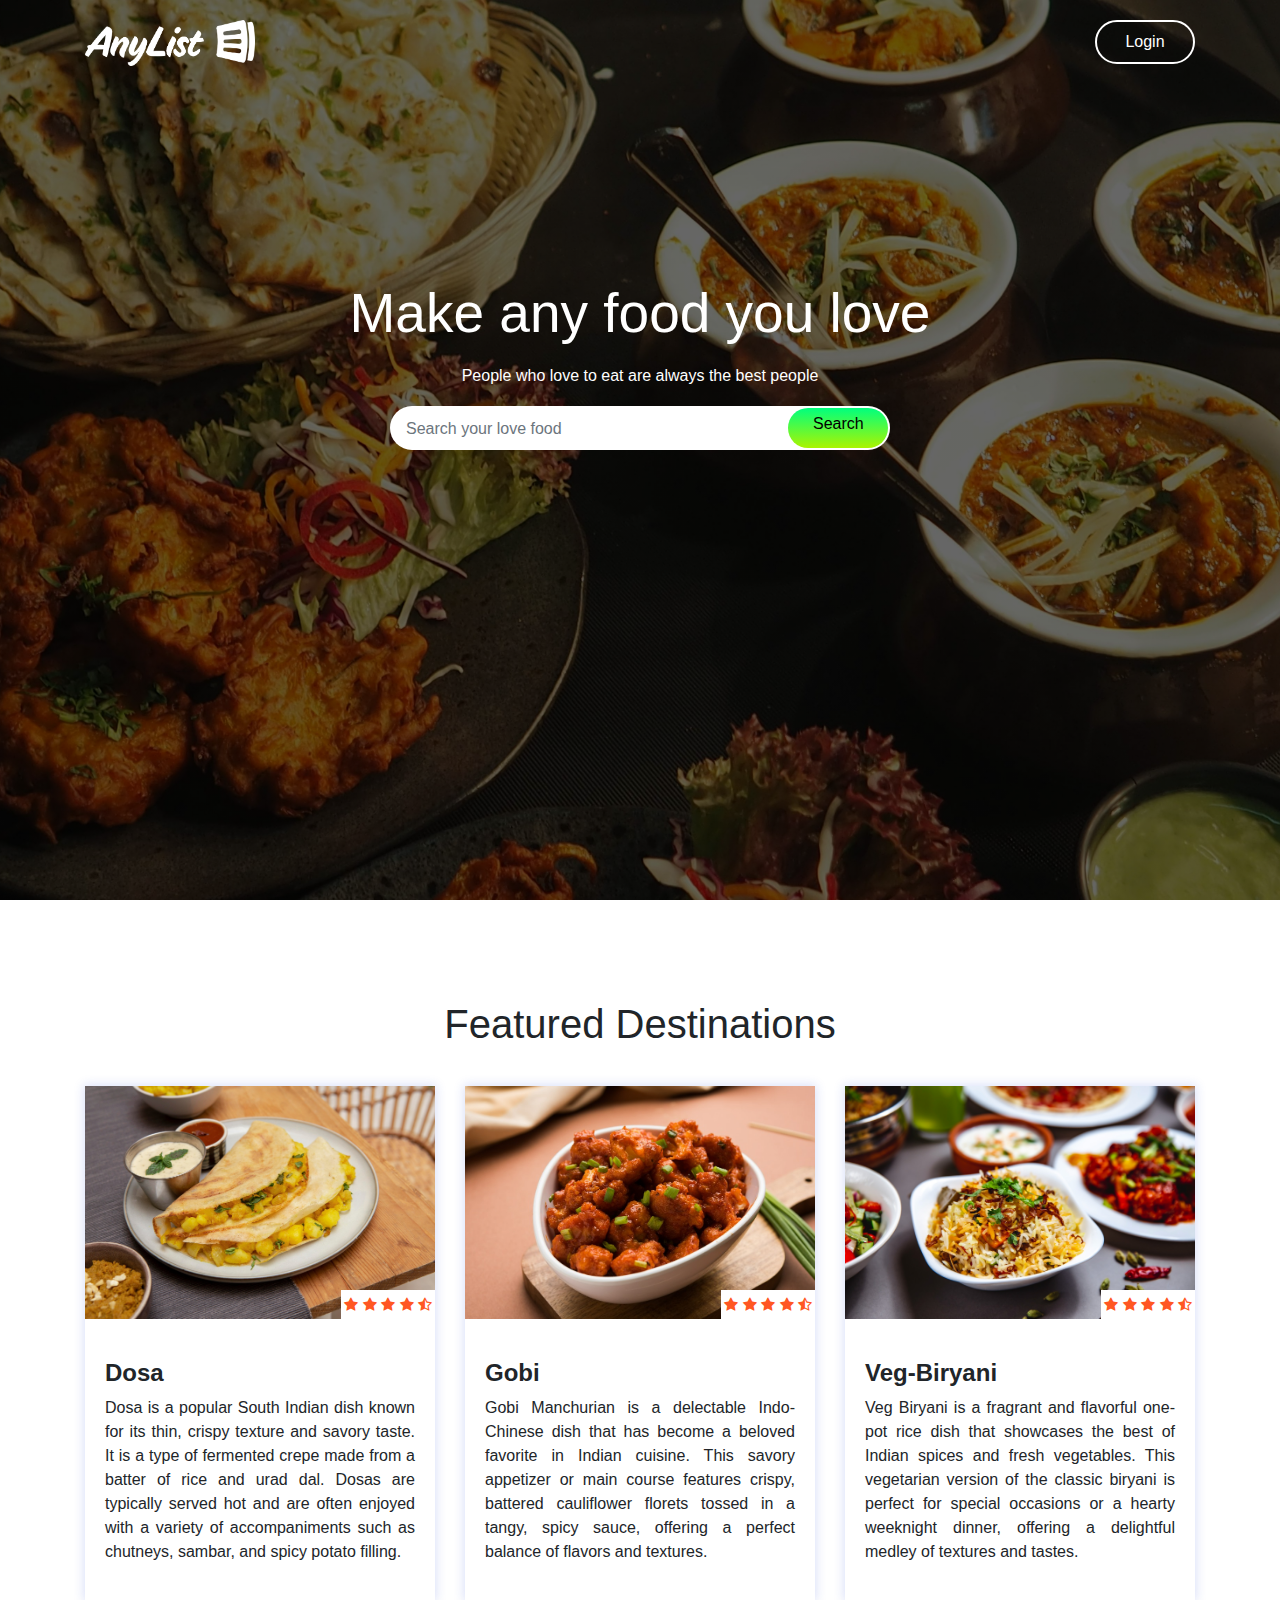
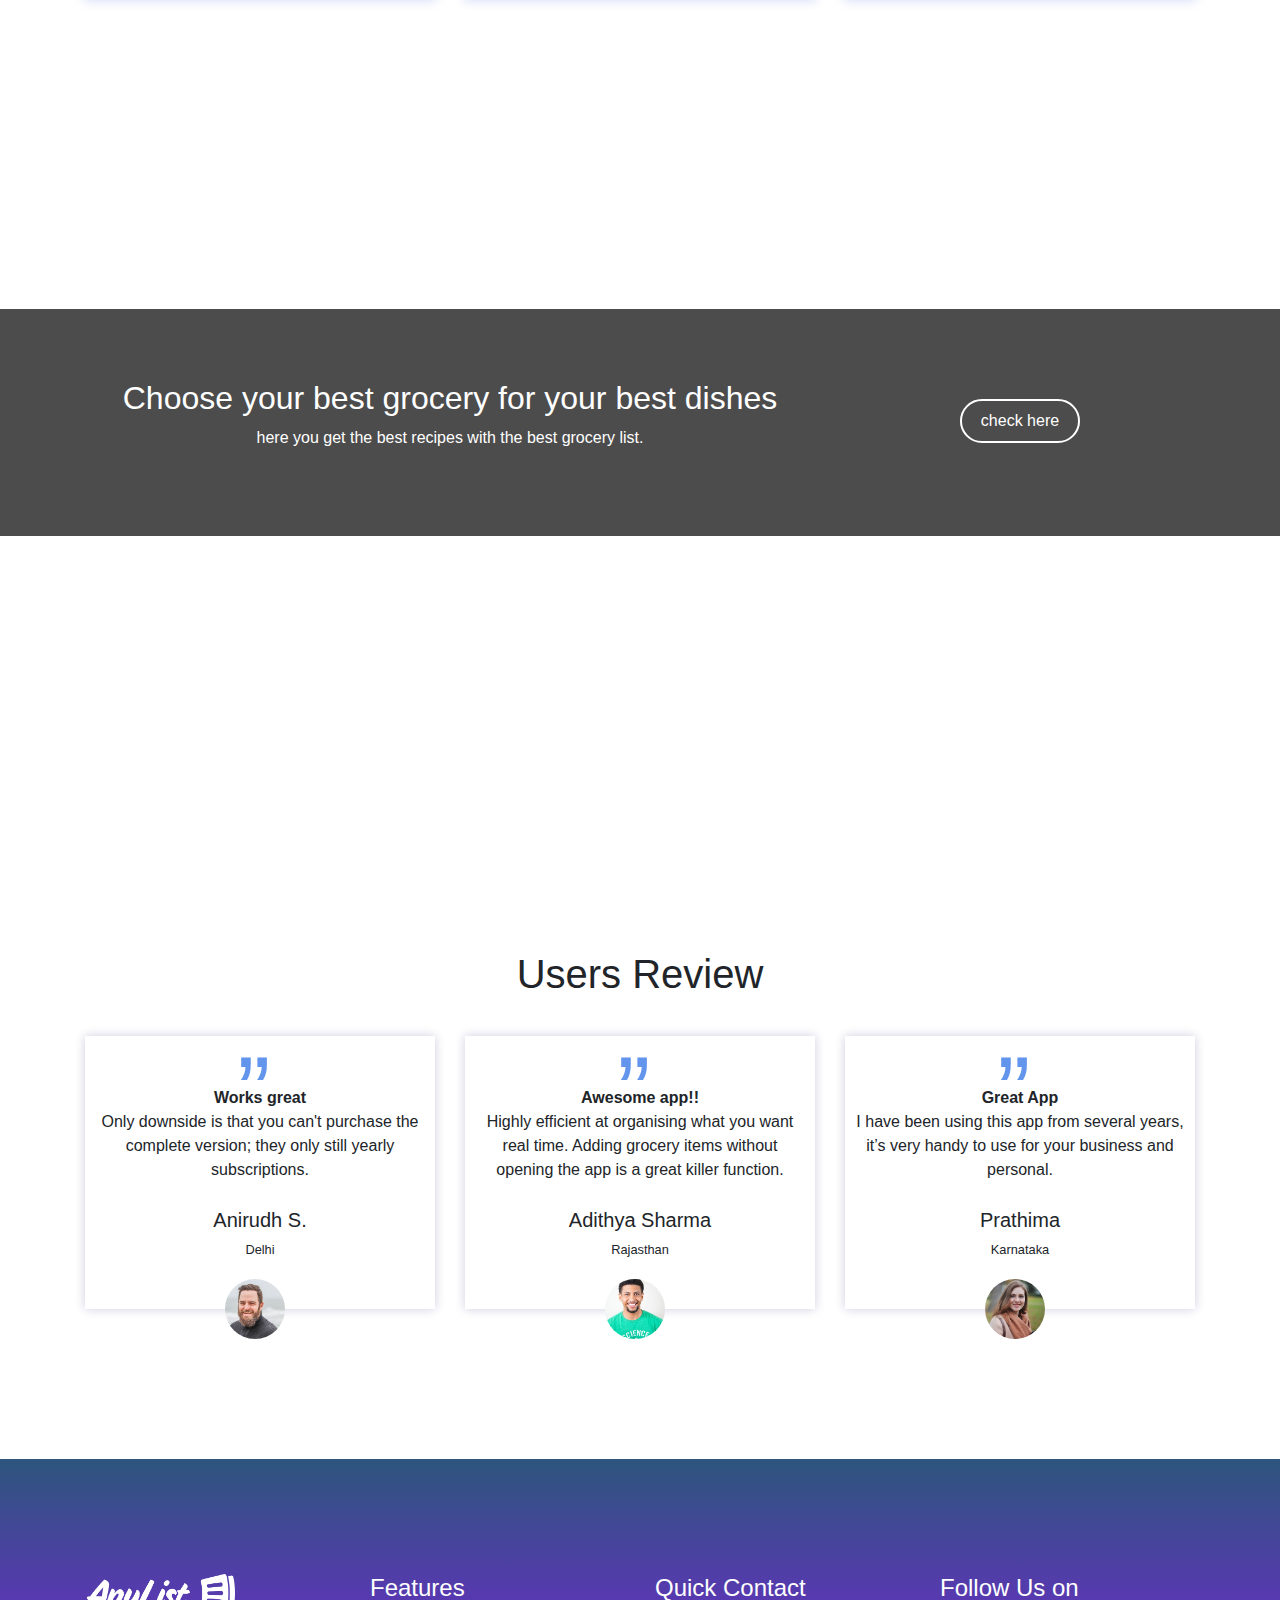
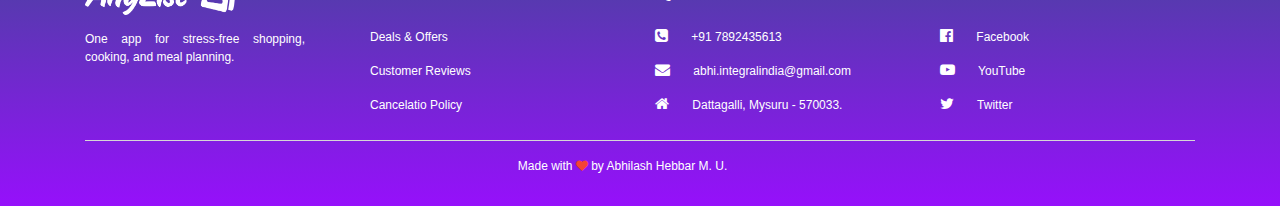
<file: index.html>
<html>
<head>
<title>Any-List</title>
<link rel="stylesheet" href="style.css">
<link rel="stylesheet" href="https://stackpath.bootstrapcdn.com/font-awesome/4.7.0/css/font-awesome.min.css">
<meta name="viewport" content="width=device-width, initial-scale=1.0">
<link rel="stylesheet" href="https://stackpath.bootstrapcdn.com/bootstrap/4.3.1/css/bootstrap.min.css">
</head>
<body>
<section class="header">
<div class="container">
   <img src="images/hero_logo.png">
   <a href="sub.html"><button" class="login-btn">Login</button></a>
</div>   
<h1>Make any food you love</h1>
<p>People who love to eat are always the best people </p>
<div class="input-group">
<input type="text" class="form-control" id="keywordInput" placeholder="Search your love food">
<div class="input-group-append">
    <button type="submit" class="input-group-text btn" onclick="redirectToPage()"><h6>Search</h6></button>    
    </div>

  <script>
    function redirectToPage() {
      var keyword = document.getElementById("keywordInput").value.trim().toLowerCase();
      switch (keyword) {
        case "dosa":
          window.location.href = "file:///D:/Tech%20ABHI/AnyList/Dosa.html";
          break;
        case "biryani":
          window.location.href = "file:///D:/Tech%20ABHI/AnyList/biryani.html";
          break;
          case "gobi":
          window.location.href = "file:///D:/Tech%20ABHI/AnyList/gobi.html";
          break;
        default:
          alert("Keyword not recognized"); // Or handle differently
      }
    }
  </script>


</div>
</section>    
<section class="features">
<h1>Featured Destinations</h1> 
<div class="container">
<div class="row">
<div class="col-md-4">
    <div class="feature-box">
    <div class="feature-img">
    <img src="images/dosa.jpg">
    <div class="rating">
        <i class="fa fa-star"></i>
        <i class="fa fa-star"></i>
        <i class="fa fa-star"></i>
        <i class="fa fa-star"></i>
        <i class="fa fa-star-half-o"></i>
    </div>
    </div>
    <div class="feature-details">
        <h4>Dosa</h4>
        <p>Dosa is a popular South Indian dish known for its thin, crispy texture and savory taste. It is a type of fermented crepe made from a batter of rice and urad dal. Dosas are typically served hot and are often enjoyed with a variety of accompaniments such as chutneys, sambar, and spicy potato filling.</p>
    </div>
    </div>
</div>    
<div class="col-md-4">
<div class="feature-box">
    <div class="feature-img">
    <img src="images/Gobi.jpg">
    <div class="rating">
        <i class="fa fa-star"></i>
        <i class="fa fa-star"></i>
        <i class="fa fa-star"></i>
        <i class="fa fa-star"></i>
        <i class="fa fa-star-half-o"></i>
    </div>
    </div>
    <div class="feature-details">
        <h4>Gobi</h4>
        <p>Gobi Manchurian is a delectable Indo-Chinese dish that has become a beloved favorite in Indian cuisine. This savory appetizer or main course features crispy, battered cauliflower florets tossed in a tangy, spicy sauce, offering a perfect balance of flavors and textures.</p>
    </div>
    </div>    
</div>    
<div class="col-md-4">
<div class="feature-box">
    <div class="feature-img">
    <img src="images/Bri.jpg">
    <div class="rating">
        <i class="fa fa-star"></i>
        <i class="fa fa-star"></i>
        <i class="fa fa-star"></i>
        <i class="fa fa-star"></i>
        <i class="fa fa-star-half-o"></i>
    </div>
    </div>
    <div class="feature-details">
        <h4>Veg-Biryani</h4>
        <p>Veg Biryani is a fragrant and flavorful one-pot rice dish that showcases the best of Indian spices and fresh vegetables. This vegetarian version of the classic biryani is perfect for special occasions or a hearty weeknight dinner, offering a delightful medley of textures and tastes.</p>
    </div>
    </div>    
</div>    
</div>    
</div>
</section>

<section class="banner">
    <div class="banner-highlights">
        <div class="container">
            <div class="row">
                <div class="col-md-8">
                <h2>Choose your best grocery for your best dishes</h2>
                <p>here you get the best recipes with the best grocery list.</p>
                </div>
                <div class="col-md-4">
                <button type="button" class="booking-btn">check here</button>
                            
                </div>
            </div>
        </div>
    </div>
</section>
<section class="users-feedback">
<h1>Users Review</h1> 
<div class="container">
<div class="row">
<div class="col-md-4">
    <div class="user-review">
    <p><b>Works great</b><br>
        Only downside is that you can't purchase the complete version; they only still yearly subscriptions.</p>
    <h5>Anirudh S.</h5>
    <small>Delhi</small>
    </div>
    <img src="images/user1.jpg">
</div>    
<div class="col-md-4">
<div class="user-review">
    <p><B>Awesome app!!</B><br>
        Highly efficient at organising what you want real time. Adding grocery items without opening the app is a great killer function.</p>
    <h5>Adithya Sharma</h5>
    <small>Rajasthan</small>
    </div>
    <img src="images/user2.jpg">    
</div>    
<div class="col-md-4">
<div class="user-review">
    <p><b>Great App</b><br>
        I have been using this app from several years, it’s very handy to use for your business and personal.</p>
    <h5>Prathima</h5>
    <small>Karnataka</small>
    </div>
    <img src="images/user3.jpg">    
</div>    
</div>    
</div>
</section>
<section class="footer">
<div class="container">
<div class="row">
    <div class="col-md-3">
    <img src="images/hero_logo.png" class="footer-logo">
    <p>One app for stress-free shopping, cooking, and meal planning.</p>
    </div>
    <div class="col-md-3">
    <h4>Features</h4>
    <p>Deals & Offers</p>
    <p>Customer Reviews</p>
    <p>Cancelatio Policy</p>
    </div>
    <div class="col-md-3">
    <h4>Quick Contact</h4>
    <p><i class="fa fa-phone-square"></i> +91 7892435613</p>
    <p><i class="fa fa-envelope"></i> abhi.integralindia@gmail.com</p>
    <p><i class="fa fa-home"></i> Dattagalli, Mysuru - 570033.</p>
    </div>
    <div class="col-md-3">
    <h4>Follow Us on</h4>
    <p><i class="fa fa-facebook-official"></i> Facebook</p>
    <p><i class="fa fa-youtube-play"></i> YouTube</p>
    <p><i class="fa fa-twitter"></i> Twitter</p>
    </div>
</div><hr>
    <p class="copyright">Made with <i class="fa fa-heart"></i> by Abhilash Hebbar M. U.</p>
</div>    
</section>
    
</body>
</html>
</file>
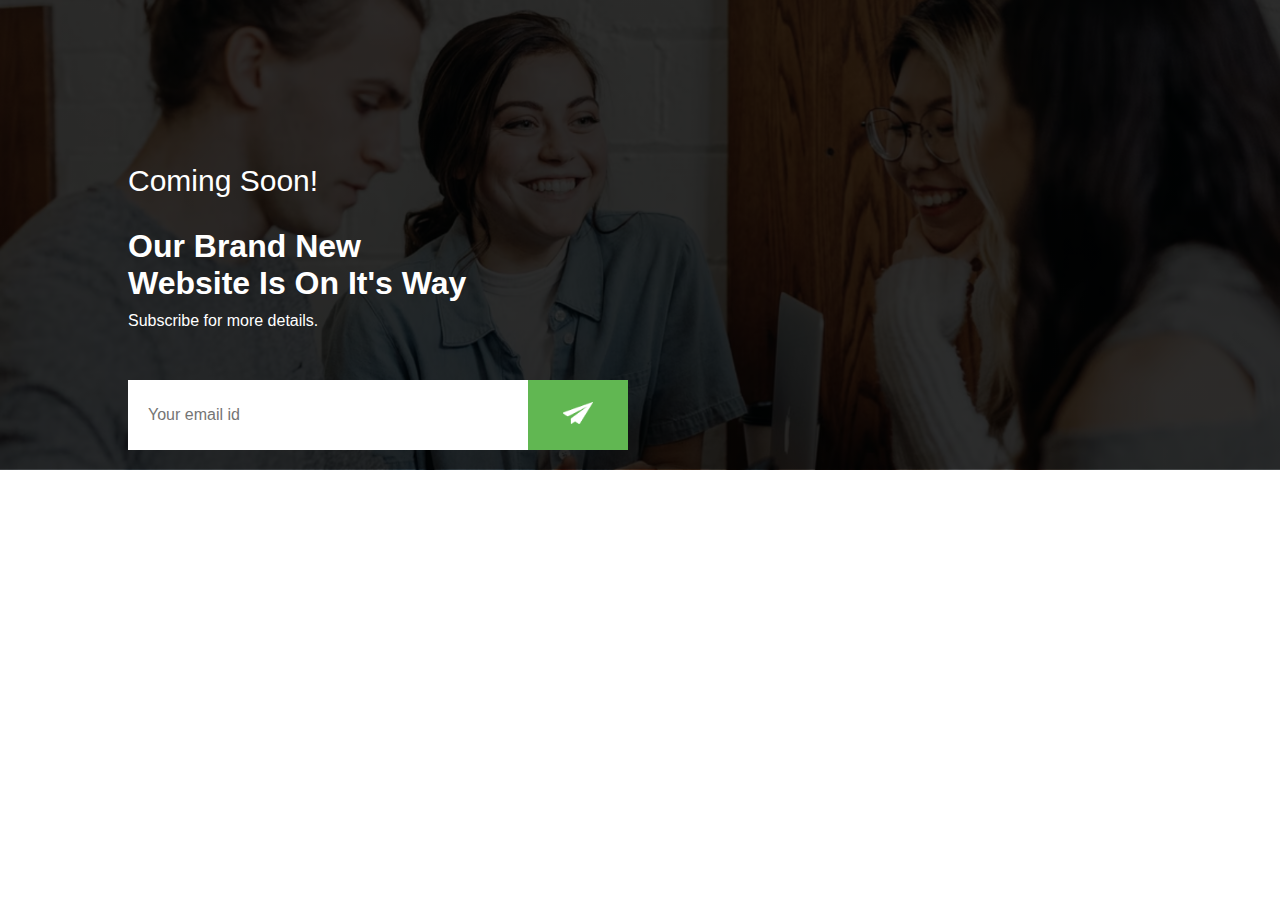
<file: sub.html>
<!DOCTYPE html>
<html>
<head>
    <meta name="viewport" content="width=device-width, initial-scale=1.0">
    <title> Subscribe Form To google Sheet</title>
    <link rel="stylesheet" href="style2.css">
</head>
<body>
<div class="hero">
    <h3>Coming Soon!</h3>
    <h1>Our Brand New <br>Website Is On It's Way</h1>
    <p>Subscribe for more details. </p>
    <form name="submit-to-google-sheet">
        <input type="email" name="Email" placeholder="Your email id" required>
        <button type="submit"><img src="send-icon.png" width="30px"></button>
    </form>


    <span id="msg"></span>
</div>



<script>
    const scriptURL = 'https://script.google.com/macros/s/AKfycbzbpPFQMbluRNe9eEcq-JofE1gN3W2yDLqbntVMsR7yZXxOcZiFJeS6kulYgsq-wBNs0g/exec'
    const form = document.forms['submit-to-google-sheet']
    const msg = document.getElementById("msg")
  
    form.addEventListener('submit', e => {
      e.preventDefault()
      fetch(scriptURL, { method: 'POST', body: new FormData(form)})
        .then(response => {
            msg.innerHTML = "Thank You For Subscribing"
            setTimeout(function(){
                msg.innerHTML = ""
            },5000)
            form.reset()
        })
        .catch(error => console.error('Error!', error.message))
    })
  </script>


</body>
</html>
</file>
<file: style.css>
*
{
    padding: 0;
    margin: 0;
}
.header
{
    height: 100%;
    background-image: linear-gradient(rgba(0,0,0,0.6),rgba(0,0,0,0.6)), url(images/bg.jpg); 
    background-size: cover;
    background-position: center;
    background-attachment: fixed;
    padding-top: 20px;
    text-align: center;
    color: #fff;
}
.header img
{
    width: 170px;
    float: left;
}
.login-btn
{
    width: 100px;
    padding: 8px 0;
    outline: none !important;
    border: 2px solid #fff;
    border-radius: 50px;
    background: transparent;
    color: #fff;
    float: right;
}
.header h1
{
    padding-top: 260px;
    padding-bottom: 0;
    font-size: 55px;
}
.header p
{
    margin: 18px 0;
}
.input-group
{
    width: 90%!important;
    max-width: 500px;
    border-radius: 30px;
    background: #fff;
    margin: auto;
    padding: 2px;
}
.form-control
{
    border: 0 !important;
    border-radius: 30px!important;
    margin: 2px;
    box-shadow: none !important;
}
.input-group-text
{
    width: 100px;
    background-image: linear-gradient(#00ff7e,#abf400);
    border: 0 !important;
    color: #000 !important;
    padding: 0 25px !important;
    border-radius: 30px !important;
    box-shadow: none !important;
}

/*features*/

.features
{
    padding: 100px 0;
}
h1
{
    text-align: center;
    padding-bottom: 30px;
    
}
.feature-img img
{
    width: 100%;
}
.feature-img
{
    position: relative;
}
.rating
{
    padding: 3px;
    float: right;
    background: #fff;
    bottom: -1px;
    right: 0;
    position: absolute;
}
.features .fa
{
    font-size: 15px;
    color: #ff5722;
}
.feature-details
{
    padding: 20px;
    text-align: justify;
}
.feature-details h4
{
    font-weight: 600;
    margin-top: 20px;
}
.feature-details .fa
{
    margin-right: 5px;
}
.feature-box
{
    box-shadow: 0 0 10px 1px rgba(37,73,214,0.18);
    margin-bottom: 30px;
}
.gallery
{
    padding: 100px 0;
    background: #efefef;
}
.gallery-box img
{
    width: 100%;
    border-radius: 10px;
    cursor: pointer;
    transition: 1s;
}
.gallery-box img:hover
{
    transform: scale(1.1);
}
.gallery-box h4
{
    display: block;
    color: #fff;
    text-shadow: -2px 2px 2px #000; 
    font-weight: 600;
    font-size: 20px;
    position: absolute;
    top: 50%;
    left: 50%;
    transform: translate(-50%,-50%);
}
.gallery-box
{
    position: relative;
    margin-bottom: 30px;
}
.banner
{
    height: 80%;
    background-image: url(images/orti.jpg);
    background-position: center;
    background-size: cover;
    background-attachment: fixed;
    padding-top: 14%;
}
.banner-highlights
{
    padding: 70px 0;
    background: rgba(0,0,0,0.7);
    text-align: center;
    color: #fff;
    
}
.booking-btn
{
    width: 120px;
    padding: 8px 0;
    outline: none !important;
    border: 2px solid #fff;
    border-radius: 50px;
    background: transparent;
    color: #fff;
    margin-top: 20px;
}
.users-feedback
{
    padding: 100px 0;
}
.user-review
{
    text-align: center;
    box-shadow: 0 0 10px 0 rgba(0, 0, 100, 0.2);
    padding-bottom: 50px;
}
.user-review p
{
    padding: 50px 10px 10px 10px;
}
.users-feedback img
{
  width: 60px;
    height: 60px;
    border-radius: 50%;
    position: relative;
    margin: -30px 0 20px 40%;
}
.user-review p::before
{
    content: '\201d';
    display: block;
    position: absolute;
    font-size: 100px;
    color: #6495ed;
    font-family: sans-serif;
    left: 44%;
    top: -20px;
}
.footer
{
    padding: 100px 20px 15px;
    background-image: linear-gradient(#2d557d,#9610fb);
    color: #fff;
}
.footer-logo
{
    width: 150px;
    margin-top: 15px;
    margin-bottom: 15px;
}
.footer h4
{
    text-align: left;
    margin-top: 15px;
    margin-bottom: 25px;
}
.footer p
{
    font-size: 12px;
    text-align: justify;
    padding-right: 35px;
}
.footer .row .fa
{
    padding-right: 20px;
    font-size: 15px;
}
.footer hr
{
    margin-top: 10px;
    background: #efefef;
}
.fa-heart
{
    margin 0 5px;
    color: #f44336;
}
.footer .copyright
{
    text-align: center;
    
}
#about
{
    padding-top: 100px;
    padding-bottom: 100px;
}
#about .col-md-6
{
    padding: 20px 10px;
}
#about h3
{
    margin: 20px auto;;
}
#features
{
    padding-top: 100px;
    padding-bottom: 100px;
    background: linear-gradient(rgba(0,0,0,0.8),rgba(0,0,0,0.8)),url(images/feature-background.jpg);
    background-position: center;
    background-size: cover;
    background-attachment: fixed;
    color: #fff;
}
.col-md-6 
{
    text-align: left;
}
</file>
<file: style2.css>
*{ 
    margin: 0;
    padding: 0;
    font-family: 'poppins', sans-serif;
    box-sizing: border-box;
}
.hero{
    width: 100%;
    height: 100%;
    background-image: linear-gradient(rgba(0,0,0,0.8),rgba(0,0,0,0.8)), url(background.png);
    background-size: cover;
    background-position: center;
    padding: 10px 10%;
    color: #fff;
}
.hero h3{
    margin-top: 15%;
    font-weight: 400;
    font-size: 30px;
}
.hero h1{
    margin-top: 30px;
    font-weight: 50px;
}
.hero p{
    margin: 10px 0 50px;
}
form{
    background: #fff;
    display: flex;
    width: fit-content;
}
form input{
    border: 0;
    outline: none;
    padding: 10px 20px;
    height: 70px;
    width: 400px;
    font-size: 16px;
}
form button{
    background: #61b752;
    border: none;
    outline: none;
    height: 70px;
    width: 100px;
    cursor: pointer;
}
span{
    color: #61b752;
    margin-top: 10px;
    display: block;
}
</file>
